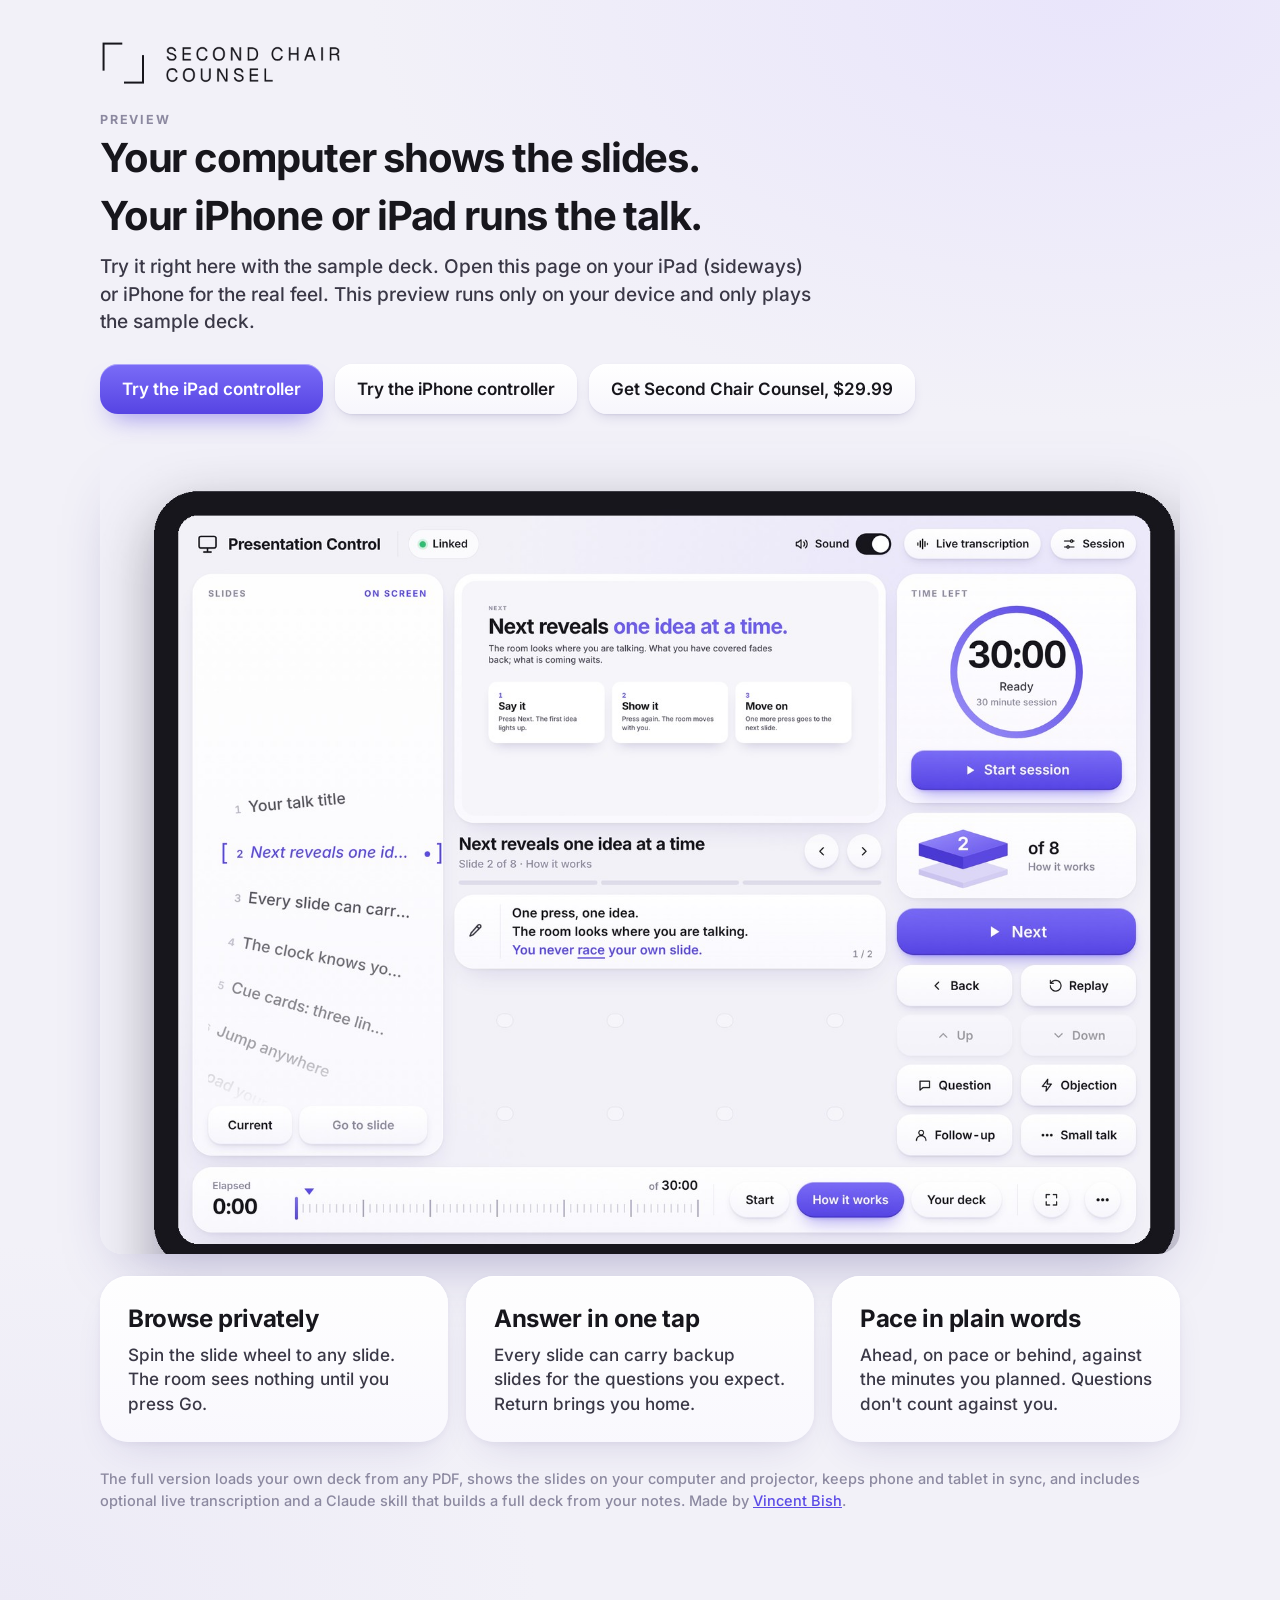
<file: second-chair-preview/index.html>
<!doctype html><html lang="en"><head><meta charset="utf-8"><meta name="viewport" content="width=device-width, initial-scale=1">
<title>Second Chair Counsel: presentation control for iPhone and iPad (preview)</title>
<meta name="description" content="Try Second Chair Counsel in your browser: a presentation controller for iPhone and iPad with a slide wheel, plain-words pacing, cue cards and one-tap backup slides.">
<meta property="og:title" content="Second Chair Counsel: presentation control for iPhone and iPad"><meta property="og:image" content="https://vincentbish.com/second-chair/cover-ipad.jpg">
<link rel="stylesheet" href="ui.css"><style>.hero img{width:100%;border-radius:22px;display:block;box-shadow:0 30px 60px -30px rgba(50,40,120,.4)}.bar{display:flex;gap:12px;flex-wrap:wrap;margin:22px 0 30px}.card p{color:var(--ink2);margin:6px 0 0}</style></head><body><div class="wrap">
<img src="second-chair-counsel-logo-ink.png" alt="Second Chair Counsel" width="300" style="display:block;width:300px;height:auto;margin:0 0 26px"><div class="lab">Preview</div><h1>Your computer shows the slides.<br>Your iPhone or iPad runs the talk.</h1>
<p class="lede">Try it right here with the sample deck. Open this page on your iPad (sideways) or iPhone for the real feel. This preview runs only on your device and only plays the sample deck.</p>
<div class="bar"><a class="btn prim" href="ipad.html">Try the iPad controller</a><a class="btn" href="control.html">Try the iPhone controller</a><a class="btn" href="https://6622888999216.gumroad.com/l/second-chair">Get Second Chair Counsel, $29.99</a></div>
<div class="hero"><img src="cover-ipad.jpg" alt="The Second Chair Counsel iPad controller"></div>
<div class="grid3" style="margin-top:22px">
<div class="surf card"><h2>Browse privately</h2><p>Spin the slide wheel to any slide. The room sees nothing until you press Go.</p></div>
<div class="surf card"><h2>Answer in one tap</h2><p>Every slide can carry backup slides for the questions you expect. Return brings you home.</p></div>
<div class="surf card"><h2>Pace in plain words</h2><p>Ahead, on pace or behind, against the minutes you planned. Questions don't count against you.</p></div></div>
<p class="small mute" style="margin-top:26px">The full version loads your own deck from any PDF, shows the slides on your computer and projector, keeps phone and tablet in sync, and includes optional live transcription and a Claude skill that builds a full deck from your notes. Made by <a href="https://vincentbish.com">Vincent Bish</a>.</p>
</div></body></html>
</file>
<file: second-chair-preview/ui.css>
/* Shared look for the computer-side pages (home, Deck Loader). Same material as the tablet controller. */
@font-face{font-family:I;font-weight:400;src:url(inter-latin-400-normal.woff2)}@font-face{font-family:I;font-weight:500;src:url(inter-latin-500-normal.woff2)}
@font-face{font-family:I;font-weight:600;src:url(inter-latin-600-normal.woff2)}@font-face{font-family:I;font-weight:700;src:url(inter-latin-700-normal.woff2)}
:root{--ink:#17161C;--ink2:#3A3846;--mute:#8C89A0;--hair:rgba(40,30,100,.09);--v1:#7A6CF7;--v2:#5644E3;--v:#5B4BE6;--vsoft:#ECE9FD;--spring:cubic-bezier(.34,1.56,.64,1)}
*{box-sizing:border-box}
html{background:radial-gradient(1200px 700px at 85% 0%,#E9E5FB 0,transparent 60%),radial-gradient(900px 600px at 0% 100%,#ECEAF6 0,transparent 60%),#F2F1F8;min-height:100%}
body{margin:0;font:500 17px/1.45 I,system-ui,sans-serif;color:var(--ink);padding:40px 24px 80px}
.wrap{max-width:1080px;margin:0 auto}
h1{font-size:40px;letter-spacing:-1.2px;margin:0;font-weight:700}h2{font-size:24px;letter-spacing:-.4px;margin:0 0 6px;font-weight:700}
.lede{color:var(--ink2);font-size:19px;margin:8px 0 28px;max-width:720px}
.lab{font-size:12.5px;font-weight:700;letter-spacing:.14em;color:var(--mute);text-transform:uppercase}
.surf{background:linear-gradient(180deg,rgba(255,255,255,.95),rgba(250,249,254,.9));border-radius:28px;padding:26px 28px;box-shadow:0 1px 0 #fff inset,0 18px 40px -18px rgba(50,40,120,.16),0 2px 6px rgba(50,40,120,.05)}
.grid3{display:grid;grid-template-columns:repeat(3,1fr);gap:18px}@media(max-width:900px){.grid3{grid-template-columns:1fr}}
.btn{display:inline-flex;align-items:center;justify-content:center;gap:8px;height:50px;padding:0 22px;border-radius:18px;border:0;cursor:pointer;font:600 17px I,system-ui;color:var(--ink);text-decoration:none;
 background:linear-gradient(180deg,#fff,#F7F6FC);box-shadow:0 1px 0 #fff inset,0 6px 14px -6px rgba(50,40,120,.22),0 1px 2px rgba(50,40,120,.08);transition:transform .3s var(--spring)}
.btn:active{transform:translateY(2px) scale(.98)}
.btn.prim{color:#fff;background:linear-gradient(180deg,var(--v1),var(--v2));box-shadow:0 1px 0 rgba(255,255,255,.4) inset,0 14px 26px -12px rgba(86,68,227,.6)}
.btn[disabled]{opacity:.45;pointer-events:none}
.mute{color:var(--mute)}.small{font-size:14.5px}
input[type=text],input[type=number],select,textarea{font:500 16px I,system-ui;color:var(--ink);border:0;border-radius:12px;background:#F4F3F9;box-shadow:inset 0 0 0 1px var(--hair);padding:10px 12px;width:100%}
textarea{resize:vertical;min-height:74px}
input:focus,select:focus,textarea:focus{outline:2px solid var(--v1)}
a{color:var(--v)}
</file>
